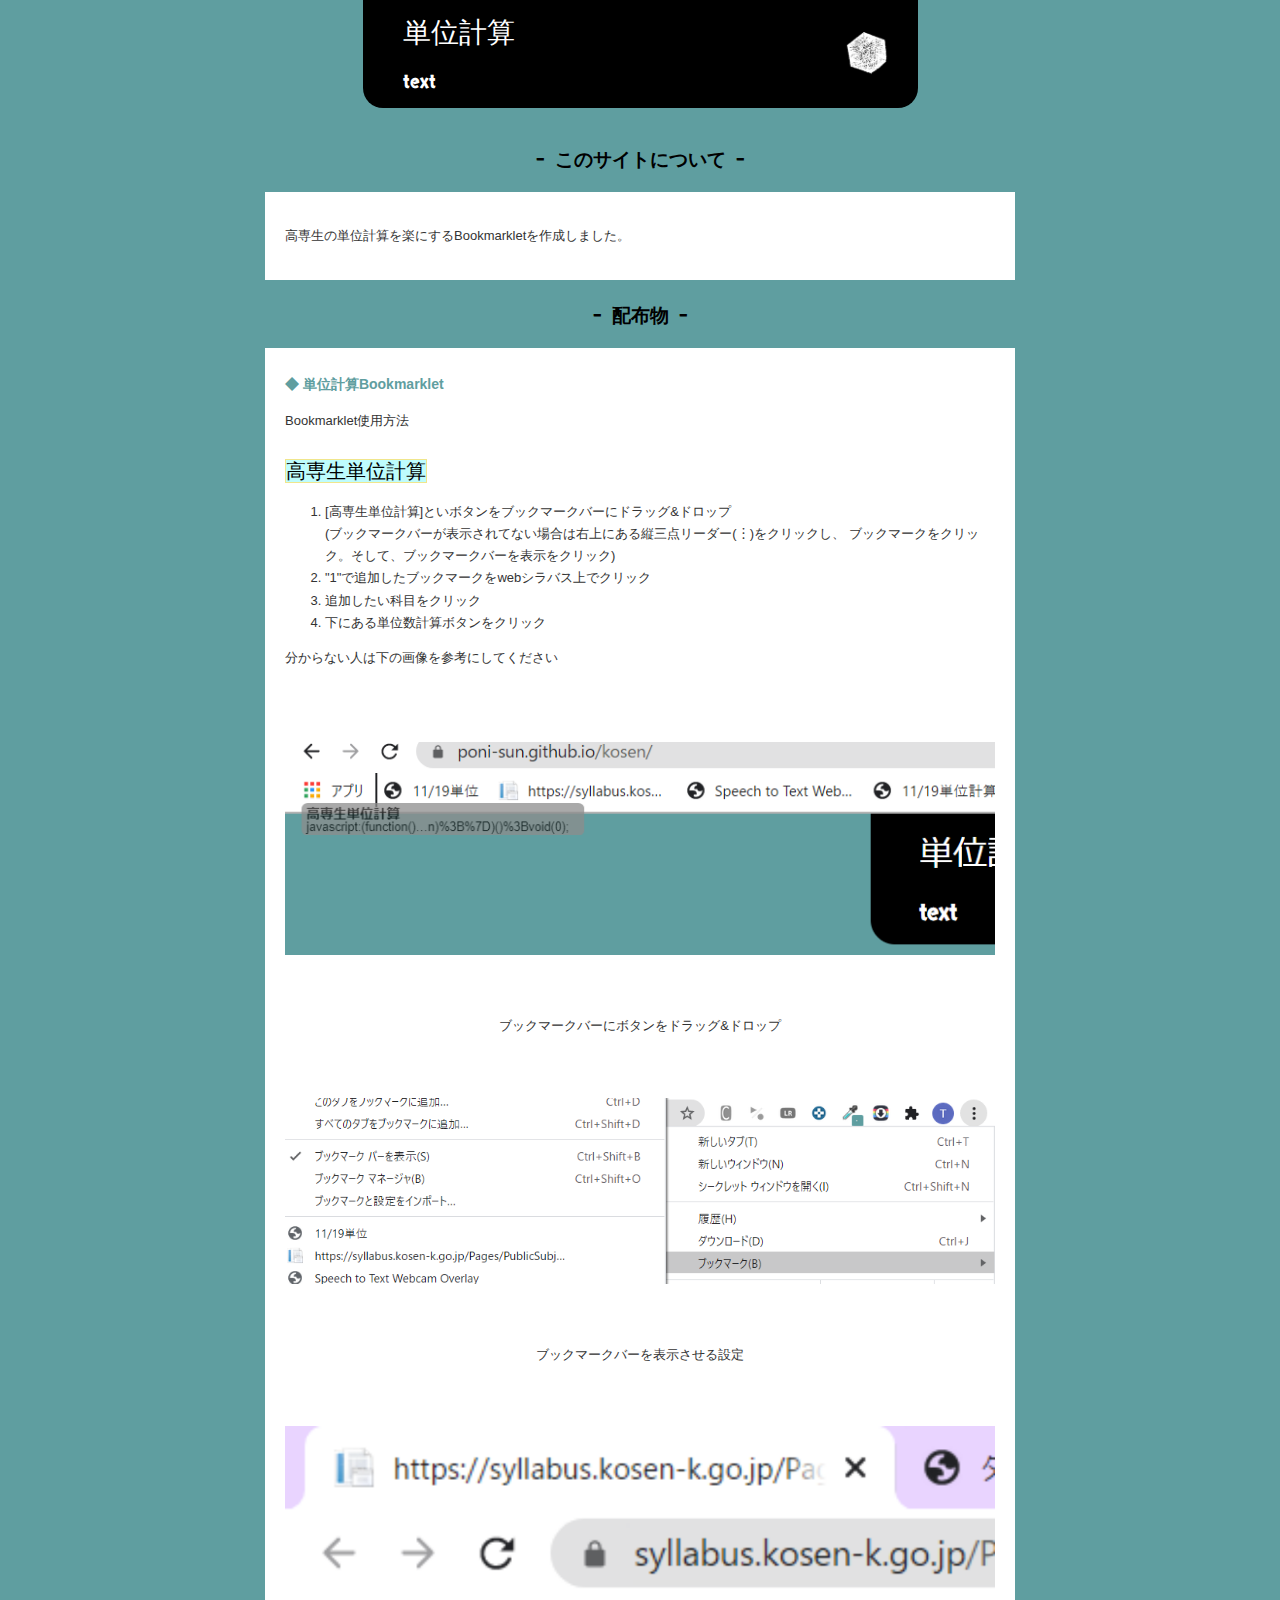
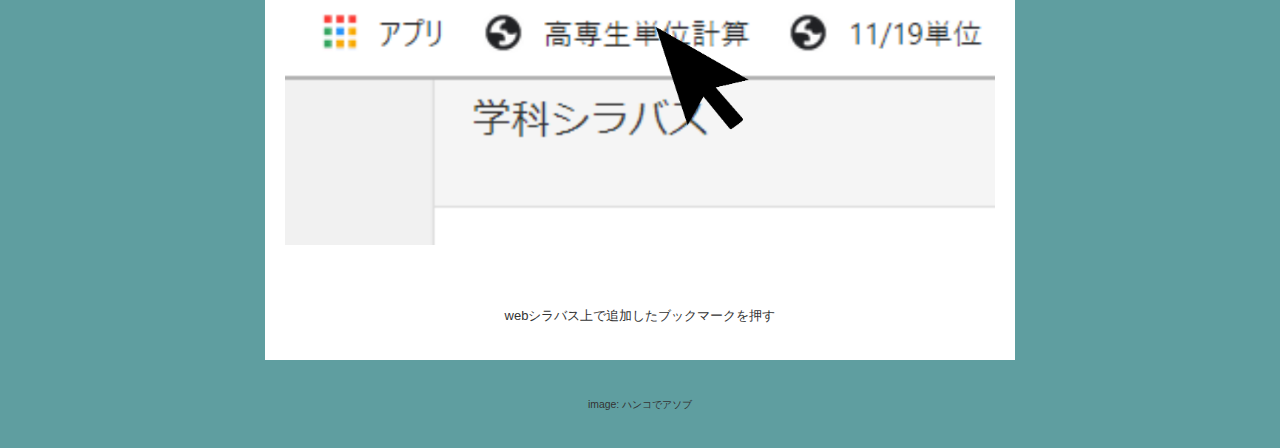
<file: index.html>
<!DOCTYPE html>
<html lang="ja">
<head>
<meta charset="UTF-8">
<meta name="viewport" content="width=device-width">
<meta name="robots" content="noindex,nofollow,noarchive">
<title>高専生単位計算配布サイト</title>
<link rel="stylesheet" href="css/bootstrap.css">
<link rel="stylesheet" href="css/style.css">
</head>
<body class="site">
<div class="container">
  <div class="row">
    <header>
    <div class="col-sm-offset-1 col-sm-10 col-md-offset-2 col-md-8 col-lg-offset-3 col-lg-6">
    <div class="header">
      <h1 class="site-title"><a href="index.html">単位計算</a></h1>
      <!--<span class="lastup">last up : 『<a href="sample-txt.html">作品名サンプル</a>』</span>
      -->
        <nav>
      <ul class="gnav">
        <li><a href="#TEXT">text</a></li>
        <!-- <li><a href="handicraft.html">Handicraft</a></li> -->
        <!--
        <li><a href="#ILLUST">illust</a></li>
        <li><a href="bkm.html">bkm</a></li>
        <li><a href="mail.html">mail</a></li>
        -->
      </ul>
      </nav>
    </div>
    </div>
    </header>
  </div>
  <div class="row">
    <main>

    <div class="col-md-offset-1 col-md-10 col-lg-offset-2 col-lg-8">
      <section>
        <h2>このサイトについて</h2>
        <div class="inner">
        <section>
          <p>高専生の単位計算を楽にするBookmarkletを作成しました。</p>
        </section>
        </div>
      </section>

      <section>
        <h2 id="TEXT">配布物</h2>
        <div class="inner">
        <section>
          <h3>単位計算Bookmarklet</h3>

          <p>Bookmarklet使用方法<br><br>
<a class="btn btn-success" href="javascript:(function()%7Blet%20subjects%3D%7B%7D%3Blet%20subjects_selected%3Dnew%20Set()%3Blet%20CLICKED_CLASS%3D%22sum-clicked%22%3Bfunction%20__is_selected(target)%7Breturn%20target.classList.contains(CLICKED_CLASS)%3B%7Dfunction%20__toggle_unit(target)%7Blet%20ty%3Dtarget.children%5B0%5D.innerText%3Blet%20id%3Dtarget.children%5B3%5D.innerText%3Bif(__is_selected(target))%7Btarget.setAttribute(%22style%22%2C%22%22)%3Btarget.classList.remove(CLICKED_CLASS)%3Bsubjects_selected.delete(id)%7Delse%7Btarget.setAttribute(%22style%22%2C%22background%3A%23b4ebfa%3B%22)%3Btarget.classList.add(CLICKED_CLASS)%3Bsubjects_selected.add(id)%7D%7Dfunction%20__select_unit(target)%7Bif(!__is_selected(target))%7B__toggle_unit(target)%3B%7D%7Dfunction%20__unselect_unit(target)%7Bif(__is_selected(target))%7B__toggle_unit(target)%3B%7D%7Dfor(let%20target%20of%20document.getElementsByTagName(%22tr%22))%7Bif(target.getAttribute(%22data-course-value%22)%3D%3D%22%22)%7Blet%20num%3DparseInt(target.children%5B5%5D.innerText)%3Bif(isNaN(num))%7Bcontinue%3B%7Dlet%20ty%3Dtarget.children%5B0%5D.innerText%3Blet%20id%3Dtarget.children%5B3%5D.innerText%3Blet%20name%3Dtarget.children%5B2%5D.innerText%3Bsubjects%5Bid%5D%3D%7Btype%3A%20ty%2Cname%3A%20name%2Cunit%3A%20num%2Celem%3A%20target%7D%3Btarget.children%5B2%5D.innerHTML%3Dname%3Btarget.onclick%3Dfunction(e)%7B__toggle_unit(target)%3B%7D%7D%7Dfunction%20__reset_selected(e)%7Bfor(let%20id%20of%20subjects_selected.values())%7B__toggle_unit(subjects%5Bid%5D.elem)%3B%7D%7Dfunction%20__show_units(e)%7Blet%20ippan%3D0%3Blet%20senmon%3D0%3Bfor(let%20id%20of%20subjects_selected.values())%7Bif(subjects%5Bid%5D.type%3D%3D%22%E5%B0%82%E9%96%80%22)%7Bsenmon%20%2B%3Dsubjects%5Bid%5D.unit%3B%7Delse%7Bippan%20%2B%3Dsubjects%5Bid%5D.unit%3B%7D%7Dalert(%22%E4%B8%80%E8%88%AC%E5%8D%98%E4%BD%8D%E6%95%B0%E3%81%AF%22%20%2B%20ippan%20%2B%20%22%5Cn%E5%B0%82%E9%96%80%E5%8D%98%E4%BD%8D%E6%95%B0%E3%81%AF%22%20%2B%20senmon%20%2B%20%22%5Cn%E5%90%88%E8%A8%88%E5%8D%98%E4%BD%8D%E6%95%B0%E3%81%AF%22%20%2B(ippan%20%2B%20senmon)%2B%20%22%E3%81%A7%E3%81%99%22)%3B%7Dlet%20span%3Ddocument.createElement(%22div%22)%3Bspan.style%3D%22position%3Afixed%3Bfont-size%3A3em%3Bleft%3A20px%3Bbottom%3A50px%3B%22%3Blet%20button1%3Ddocument.createElement(%22button%22)%3Bbutton1.textContent%3D%22%E3%83%AA%E3%82%BB%E3%83%83%E3%83%88%22%3Bbutton1.onclick%3D__reset_selected%3Bspan.appendChild(button1)%3Blet%20button2%3Ddocument.createElement(%22button%22)%3Bbutton2.textContent%3D%22%E5%8D%98%E4%BD%8D%E6%95%B0%E8%A8%88%E7%AE%97%22%3Bbutton2.onclick%3D__show_units%3Bspan.appendChild(button2)%3Bdocument.body.appendChild(span)%3B%7D)()%3Bvoid(0);">高専生単位計算</a>
           <p>

             <ul>
               <li type="1">[高専生単位計算]といボタンをブックマークバーにドラッグ&ドロップ<br>
                (ブックマークバーが表示されてない場合は右上にある縦三点リーダー(︙)をクリックし、
                ブックマークをクリック。そして、ブックマークバーを表示をクリック)</li>
               <li type="1">"1"で追加したブックマークをwebシラバス上でクリック</li>
               <li type="1">追加したい科目をクリック</li>
               <li type="1">下にある単位数計算ボタンをクリック</li>
             </ul>
           </p> 

          </p>
          <p>
            <!--ここに操作gifが入る予定です-->
            分からない人は下の画像を参考にしてください
            <div class="img">
            <img src="./img/setumei1.png" alt="450x450"><br>
            ブックマークバーにボタンをドラッグ&ドロップ
            <img src="./img/setumei2.png" alt="450x450"><br>
            ブックマークバーを表示させる設定
            <img src="./img/setumei3.png" alt="450x450"><br>
            webシラバス上で追加したブックマークを押す
            </div>
          </p>
        </section>
        </div>
      </section>

    </div>
    </main>
  </div><!-- /.row -->
  <div class="row">
    <div class="col-xs-12">
      <p class="copy"><small>image: <a href="http://hankodeasobu.com/">ハンコでアソブ</a></small></p>
    </div>
  </div><!-- /.row -->
</div><!-- /.container -->
</body>
</html>
</file>
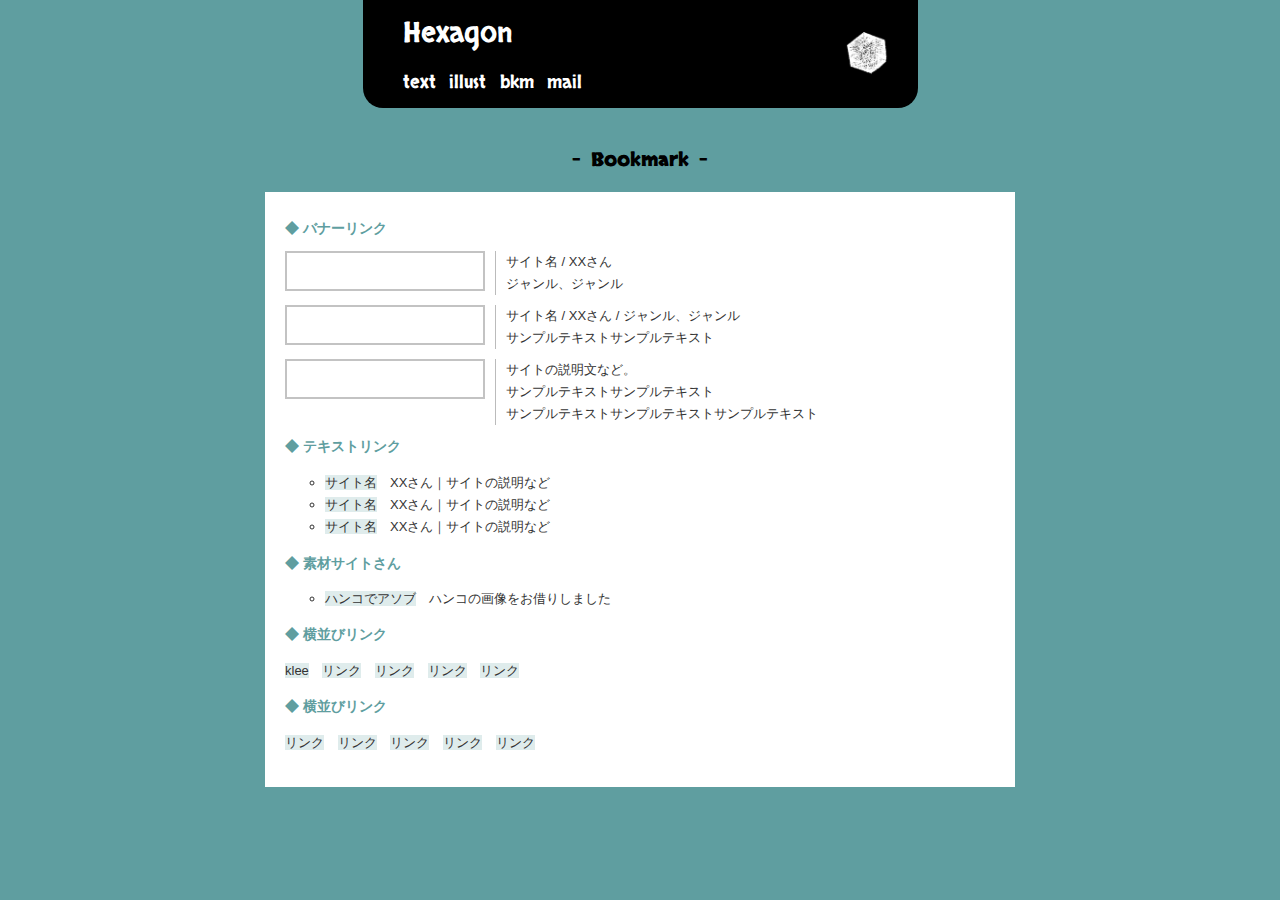
<file: bkm.html>
<!DOCTYPE html>
<html lang="ja">
<head>
<meta charset="UTF-8">
<meta name="viewport" content="width=device-width">
<meta name="robots" content="noindex,nofollow,noarchive">
<title>タイトル</title>
<link rel="stylesheet" href="css/bootstrap.css">
<link rel="stylesheet" href="css/style.css">
</head>
<body class="site">
<div class="container">
  <div class="row">
    <header>
    <div class="col-sm-offset-1 col-sm-10 col-md-offset-2 col-md-8 col-lg-offset-3 col-lg-6">
    <div class="header">
      <h1 class="site-title"><a href="index.html">Hexagon</a></h1>
      <nav>
      <ul class="gnav">
        <li><a href="index.html#TEXT">text</a></li>
        <li><a href="index.html#ILLUST">illust</a></li>
        <li><a href="bkm.html">bkm</a></li>
        <li><a href="mail.html">mail</a></li>
      </ul>
      </nav>
    </div>
    </div>
    </header>
  </div>
  <div class="row">
    <main>
    <div class="col-md-offset-1 col-md-10 col-lg-offset-2 col-lg-8">
      <section>
        <h2>Bookmark</h2>
        <div class="inner">
        <section>
          <h3>バナーリンク</h3>
          <dl class="link-bn">
            <dt><a href="index.html"><img src="img/bn.png" alt="サイト名"></a></dt>
            <dd>サイト名 / XXさん<br>ジャンル、ジャンル</dd>
          </dl>
          <dl class="link-bn">
            <dt><a href="index.html"><img src="img/bn.png" alt="サイト名"></a></dt>
            <dd>サイト名 / XXさん / ジャンル、ジャンル<br>サンプルテキストサンプルテキスト</dd>
          </dl>
          <dl class="link-bn">
            <dt><a href="index.html"><img src="img/bn.png" alt="サイト名"></a></dt>
            <dd>サイトの説明文など。<br>サンプルテキストサンプルテキスト<br>サンプルテキストサンプルテキストサンプルテキスト</dd>
          </dl>
        </section>
        <section>
          <h3>テキストリンク</h3>
          <ul class="link-text">
            <li><a href="index.html">サイト名</a>XXさん｜サイトの説明など</li>
            <li><a href="index.html">サイト名</a>XXさん｜サイトの説明など</li>
            <li><a href="index.html">サイト名</a>XXさん｜サイトの説明など</li>
          </ul>
        </section>
        <section>
          <h3>素材サイトさん</h3>
          <ul class="link-text">
            <li><a href="http://hankodeasobu.com/">ハンコでアソブ</a>ハンコの画像をお借りしました</li>
          </ul>
        </section>
        <section>
          <h3>横並びリンク</h3>
          <ul class="link-inline">
            <li><a href="https://klee.mypace.net/">klee</a></li>
            <li><a href="sample.html">リンク</a></li>
            <li><a href="sample.html">リンク</a></li>
            <li><a href="sample.html">リンク</a></li>
            <li><a href="sample.html">リンク</a></li>
          </ul>
        </section>
        <section>
          <h3>横並びリンク</h3>
          <ul class="link-inline">
            <li><a href="sample.html">リンク</a></li>
            <li><a href="sample.html">リンク</a></li>
            <li><a href="sample.html">リンク</a></li>
            <li><a href="sample.html">リンク</a></li>
            <li><a href="sample.html">リンク</a></li>
          </ul>
        </section>
        </div>
      </section>
    </div>
    </main>
  </div><!-- /.row -->
</div><!-- /.container -->
</body>
</html>
</file>
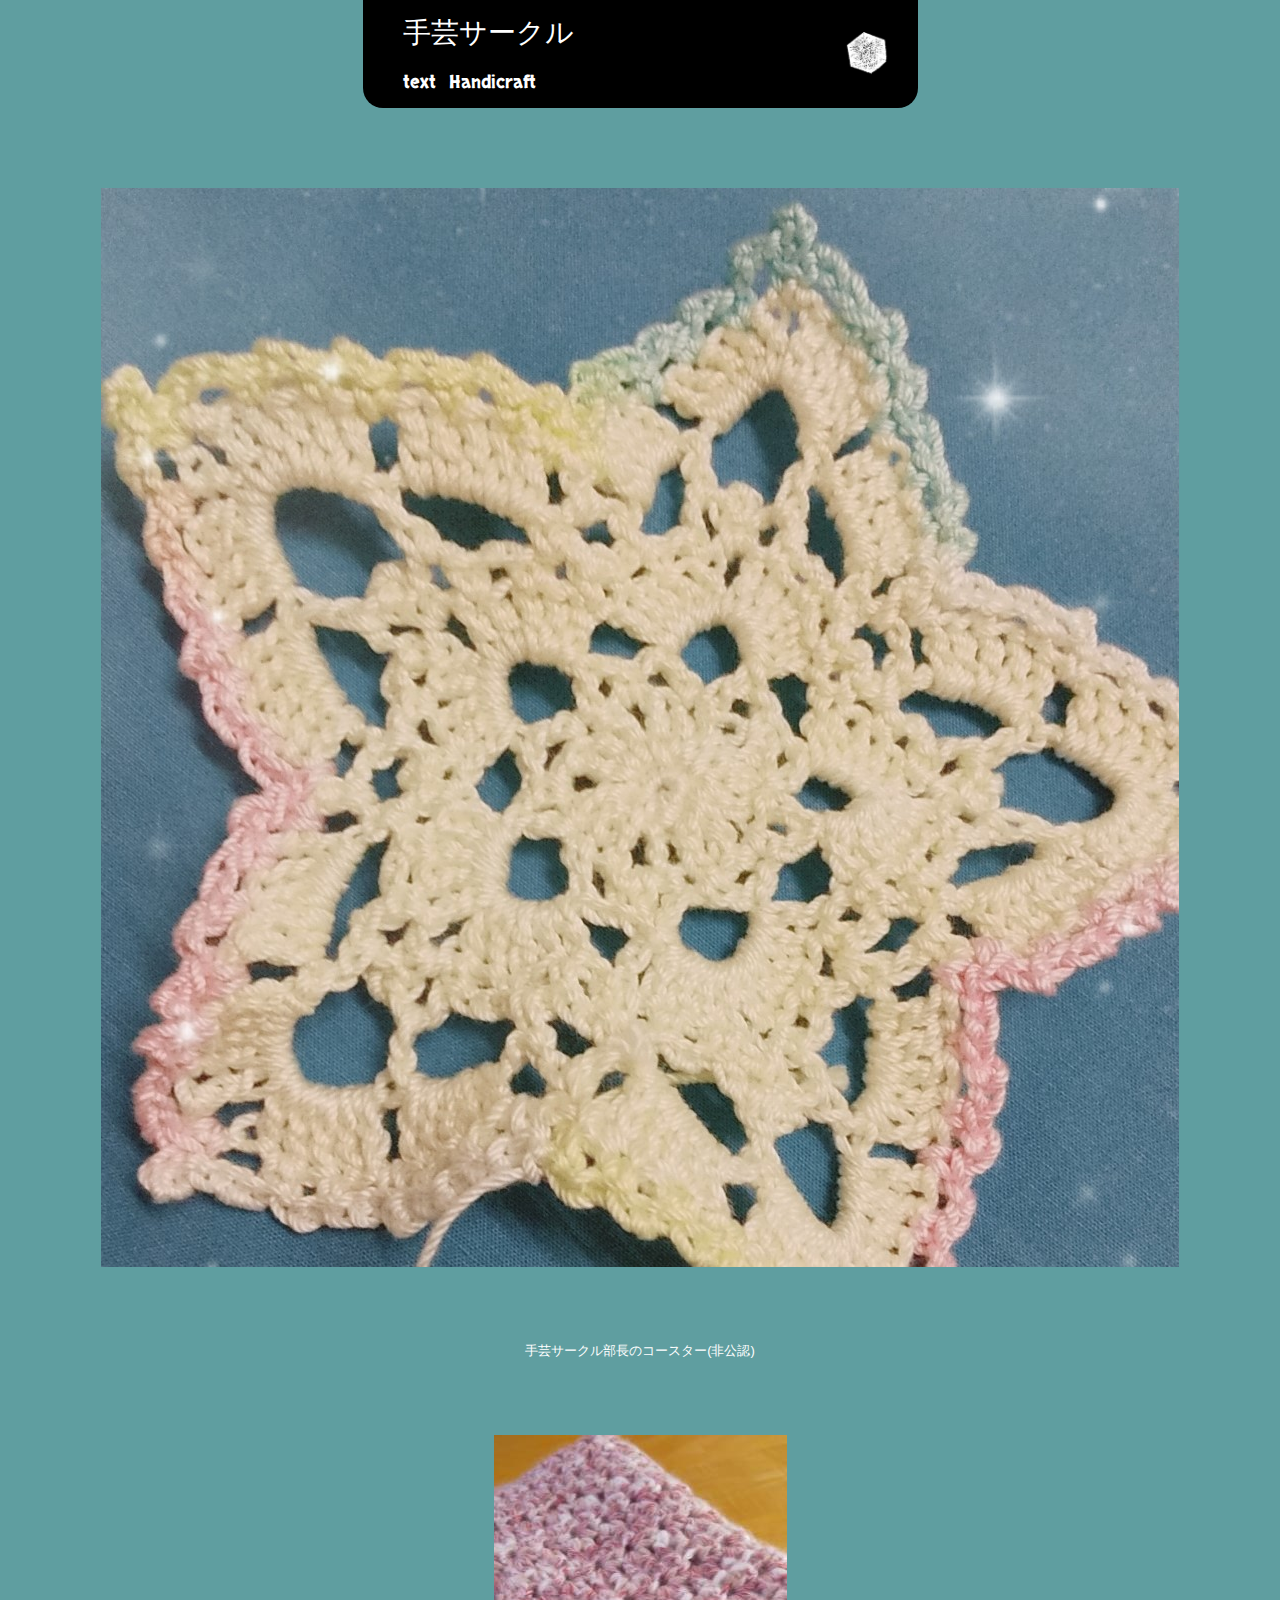
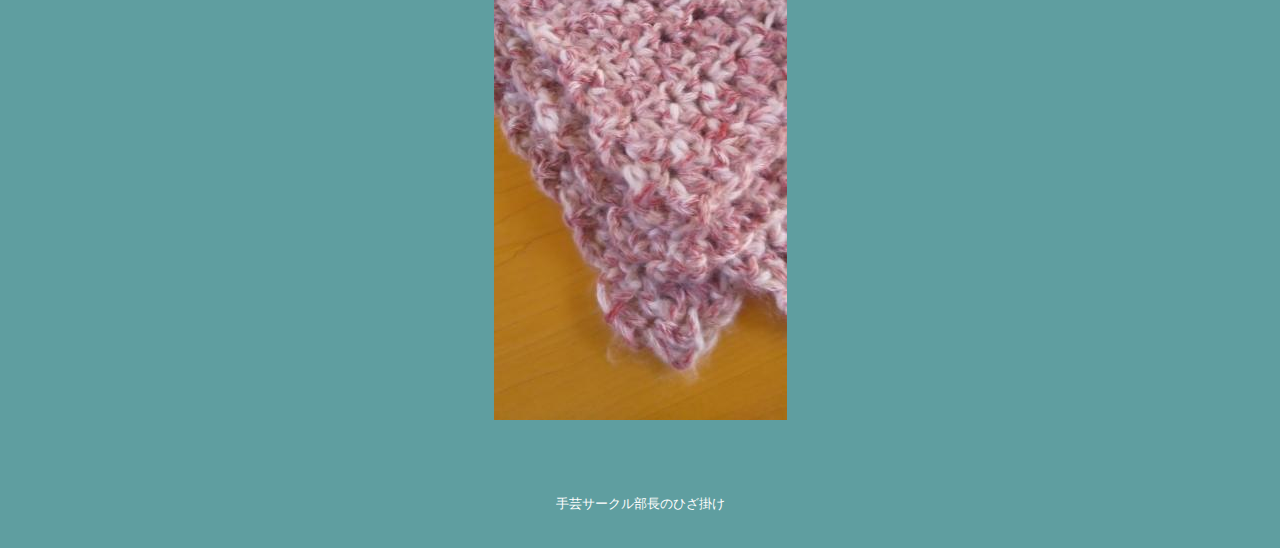
<file: handicraft.html>
<!DOCTYPE html>
<html lang="ja">
<head>
<meta charset="UTF-8">
<meta name="viewport" content="width=device-width">
<meta name="robots" content="noindex,nofollow,noarchive">
<title>手芸サークル</title>
<link rel="stylesheet" href="css/bootstrap.css">
<link rel="stylesheet" href="css/style.css">
</head>

<body class="site">
<div class="container">
  <div class="row">
    <header>
    <div class="col-sm-offset-1 col-sm-10 col-md-offset-2 col-md-8 col-lg-offset-3 col-lg-6">
    <div class="header">
      <h1 class="site-title"><a href="index.html">手芸サークル</a></h1>
      <nav>
      <ul class="gnav">
        <li><a href="index.html#TEXT">text</a></li>
        <li><a href="handicraft.html">Handicraft</a></li>
        <!---
        <li><a href="bkm.html">bkm</a></li>
        <li><a href="mail.html">mail</a></li>
        -->
      </ul>
      </nav>
    </div>
    </div>
    </header>
  </div>
      <main>
      <div class="img">
        <img src="img/coaster.jpg" alt="450x450"><br>
        <p class="font_white">手芸サークル部長のコースター(非公認)</p>
        <img src="img/Kneeling.jpeg" alt="600x800"><br>
        <p class="font_white">手芸サークル部長のひざ掛け</p>
        <!---
        <img src="img/img-724x1024.png" alt="724x1024"><br>
        <img src="img/img-700x450.png" alt="700x450"><br>
        <img src="img/img-1000x750.png" alt="1000x750">
        -->
      </div>
      </main>
   <!--
      <footer>
    <nav>
    <ul class="local-nav">
      <li>&#8810;  prev</li><li><a href="index.html">top</a></li><li><a href="sample-txt.html">next &#8811;</a></li>
    </ul>
    </nav>
    <hr>
    <aside>
    <h2>作品ページに使えそうな部品</h2>
    <h3>拍手ボタン</h3>
    <form action="#" method="post">
      <input type="submit" value="いいね！" class="btn">
    </form>
    <h3>選択式</h3>
    <form action="#" method="post" class="kansou">
      <label><input type="checkbox" name="作品名[]" value="萌えた！">萌えた！</label>
      <label><input type="checkbox" name="作品名[]" value="面白かった(笑)">面白かった(笑)</label>
      <label><input type="checkbox" name="作品名[]" value="需要あるよ！">需要あるよ！</label>
      <label><input type="checkbox" name="作品名[]" value="続きが気になる…">続きが気になる…</label>
      <input type="submit" value="応援！" class="btn-inline">
    </form>
    <h3>小さいメールフォーム（mail.htmlと同じもの）</h3>
    <form action="#" method="post">
      <textarea cols="40" rows="1" placeholder="一言あればお気軽に！" class="comment"></textarea>
      <input type="submit" value="送信" class="btn-color">
    </form>
    <h3>合わせ技</h3>
    <form action="#" method="post" class="kansou">
      <label><input type="checkbox" name="作品名[]" value="萌えた！">萌えた！</label>
      <label><input type="checkbox" name="作品名[]" value="面白かった(笑)">面白かった(笑)</label>
      <label><input type="checkbox" name="作品名[]" value="需要あるよ！">需要あるよ！</label>
      <label><input type="checkbox" name="作品名[]" value="続きが気になる…">続きが気になる…</label><br>
      <textarea cols="40" rows="1" placeholder="チェックボックスだけでも送れます" class="comment"></textarea>
      <input type="submit" value="送信" class="btn-color">
    </form>
    <hr>
    <h2>各種フォーム部品について</h2>
    <ul>
      <li>送信ボタンのclass名を<code>btn-color</code>とすれば背景色が付きます。</li>
      <li>チェックボックスのフォーム部品は<a href="https://www.php-factory.net/">PHP工房</a>さんのMailForm01（UTF-8版）に合わせた記述になっています。【作品名】萌えた！という風に受信でき便利です。web拍手公式やPatiPatiで使うとおそらく文字化けするので（このHTML文書がUTF-8のため）、HTMLの文字コードをShift_JISに変換するといいかもしれません。</li>
      <li>一番上の拍手ボタンは単なるボタンなので、単品使いであれば文字化けの心配はありません。</li>
    </ul>
    </aside>
    </footer>
  -->
    </div>
  </div><!-- /.row -->
</div><!-- /.container -->
</body>
</html>
</file>
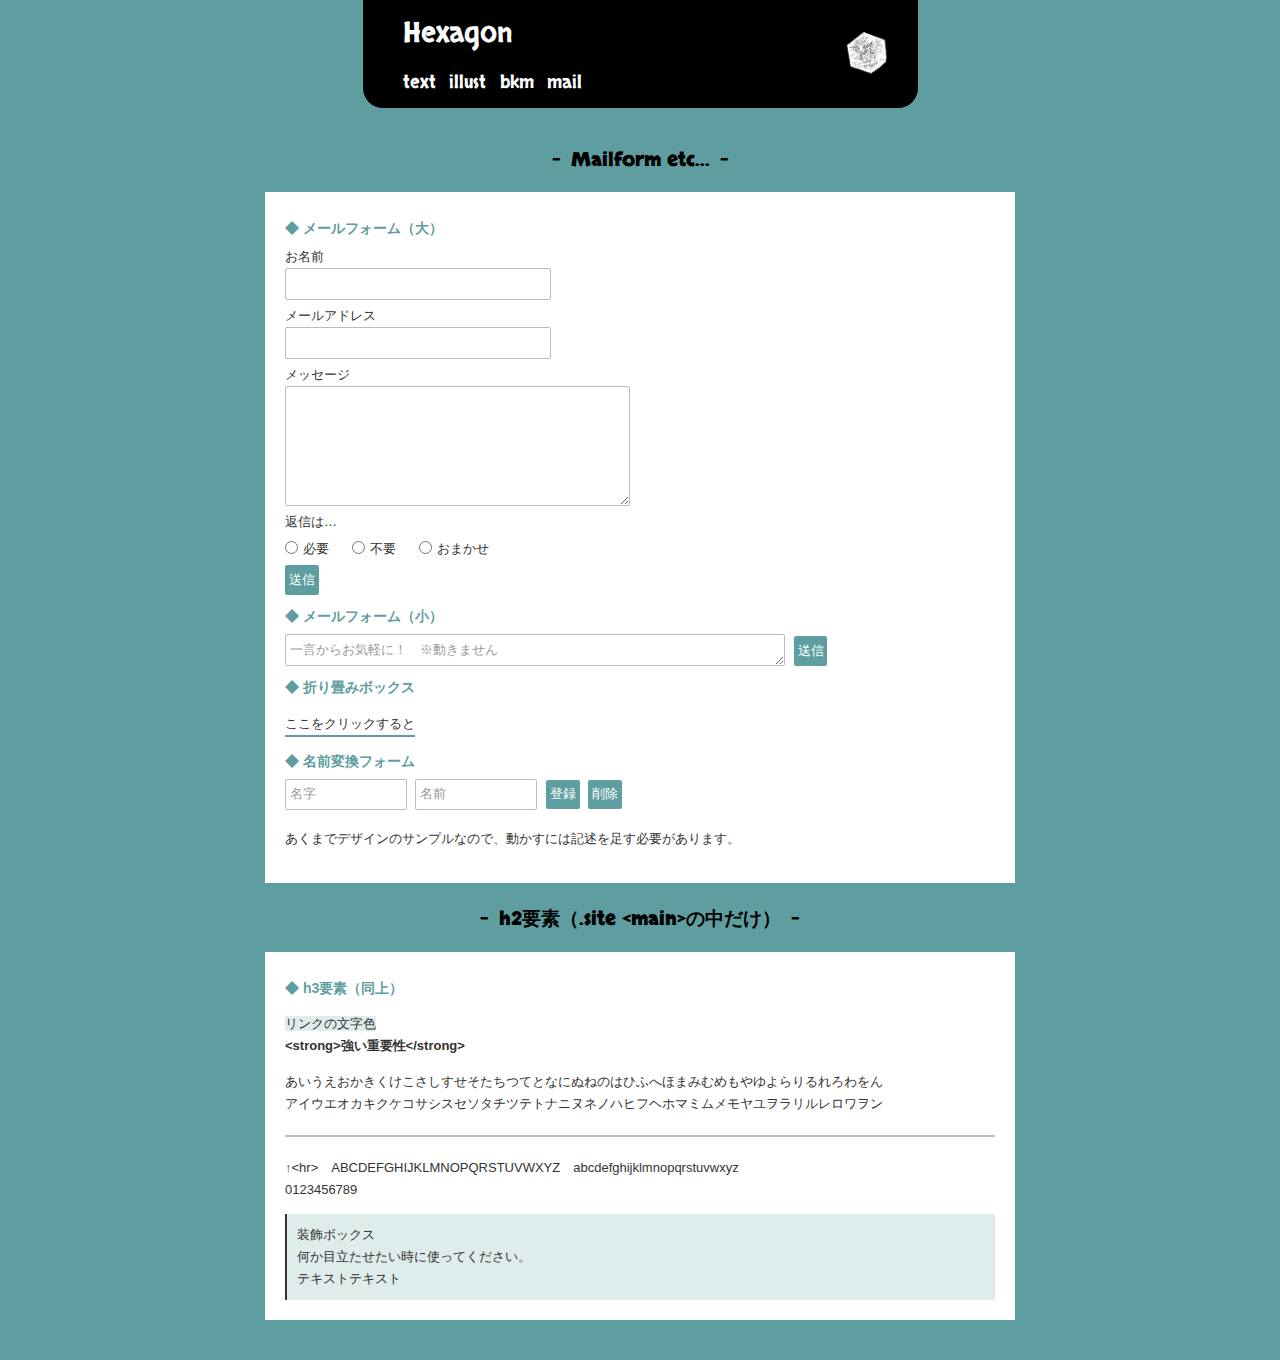
<file: mail.html>
<!DOCTYPE html>
<html lang="ja">
<head>
<meta charset="UTF-8">
<meta name="viewport" content="width=device-width">
<meta name="robots" content="noindex,nofollow,noarchive">
<title>タイトル</title>
<link rel="stylesheet" href="css/bootstrap.css">
<link rel="stylesheet" href="css/style.css">
</head>
<body class="site">
<div class="container">
  <div class="row">
    <header>
    <div class="col-sm-offset-1 col-sm-10 col-md-offset-2 col-md-8 col-lg-offset-3 col-lg-6">
    <div class="header">
      <h1 class="site-title"><a href="index.html">Hexagon</a></h1>
      <nav>
      <ul class="gnav">
        <li><a href="index.html#TEXT">text</a></li>
        <li><a href="index.html#ILLUST">illust</a></li>
        <li><a href="bkm.html">bkm</a></li>
        <li><a href="mail.html">mail</a></li>
      </ul>
      </nav>
    </div>
    </div>
    </header>
  </div>
  <div class="row">
    <main>
    <div class="col-md-offset-1 col-md-10 col-lg-offset-2 col-lg-8">
      <section>
        <h2>Mailform etc...</h2>
        <div class="inner">
        <section>
          <h3>メールフォーム（大）</h3>
          <form action="#" method="post">
            <label>お名前<br>
            <input type="text" size="30" id="name"></label><br>
            <label>メールアドレス<br>
            <input type="text" size="30" id="mail"></label><br>
            <label>メッセージ<br>
            <textarea cols="40" rows="5"></textarea></label><br>
            <span>返信は…</span>
            <ul class="hensin">
              <li><label><input type="radio" name="返信" value="必要">必要</label></li>
              <li><label><input type="radio" name="返信" value="不要">不要</label></li>
              <li><label><input type="radio" name="返信" value="おまかせ">おまかせ</label></li>
            </ul>
            <input type="submit" value="送信" class="btn-color">
          </form>
        </section>
        <section>
          <h3>メールフォーム（小）</h3>
          <form action="#" method="post">
            <textarea cols="40" rows="1" placeholder="一言からお気軽に！　※動きません" class="comment"></textarea>
            <input type="submit" value="送信" class="btn-color bottom">
          </form>
        </section>
        <section>
          <h3>折り畳みボックス</h3>
          <dl class="acMenu">
          <dt>ここをクリックすると</dt>
          <dd>表示されます。コメントのお返事や控えめな注意書きなどにいいかも。<br>これはjQueryと定義リストを使用しています。折り畳みは色々な方法で実装できるので、検索するとお好みのものが見つかるかもしれません。</dd>
          </dl>
        </section>
        <section>
          <h3>名前変換フォーム</h3>
          <form method="post" action="#">
          <input type="text" size="12" placeholder="名字">
          <input type="text" size="12" placeholder="名前">
          <input type="submit" value="登録" class="btn-color">
          <input type="submit" value="削除" class="btn-color">
          </form>
          <p>あくまでデザインのサンプルなので、動かすには記述を足す必要があります。</p>
        </section>
        </div>
      </section>
      <section>
        <h2>h2要素（.site &lt;main&gt;の中だけ）</h2>
        <div class="inner">
        <h3>h3要素（同上）</h3>
        <p>
          <a href="index.html">リンクの文字色</a><br>
          <strong>&lt;strong&gt;強い重要性&lt;/strong&gt;</strong>
        </p>
        <p>
          あいうえおかきくけこさしすせそたちつてとなにぬねのはひふへほまみむめもやゆよらりるれろわをん<br>アイウエオカキクケコサシスセソタチツテトナニヌネノハヒフヘホマミムメモヤユヲラリルレロワヲン
        </p>
        <hr>
        <p>
          ↑&lt;hr&gt;　ABCDEFGHIJKLMNOPQRSTUVWXYZ　abcdefghijklmnopqrstuvwxyz<br>0123456789
        </p>
        <div class="box">
        装飾ボックス<br>
        何か目立たせたい時に使ってください。<br>
        テキストテキスト
        </div>
        </div>
      </section>
    </div>
    </main>
  </div><!-- /.row -->
</div><!-- /.container -->
<!-- 折り畳みボックスを使う場合は以下の記述が必要です。 -->
<script src="https://ajax.googleapis.com/ajax/libs/jquery/3.2.1/jquery.min.js"></script>
<script>
    $(function(){
        $(".acMenu dt").on("click", function() {
            $(this).next().slideToggle(300);
        });
    });
</script>
<!-- 折り畳みボックスに必要なスクリプトここまで -->
</body>
</html>
</file>
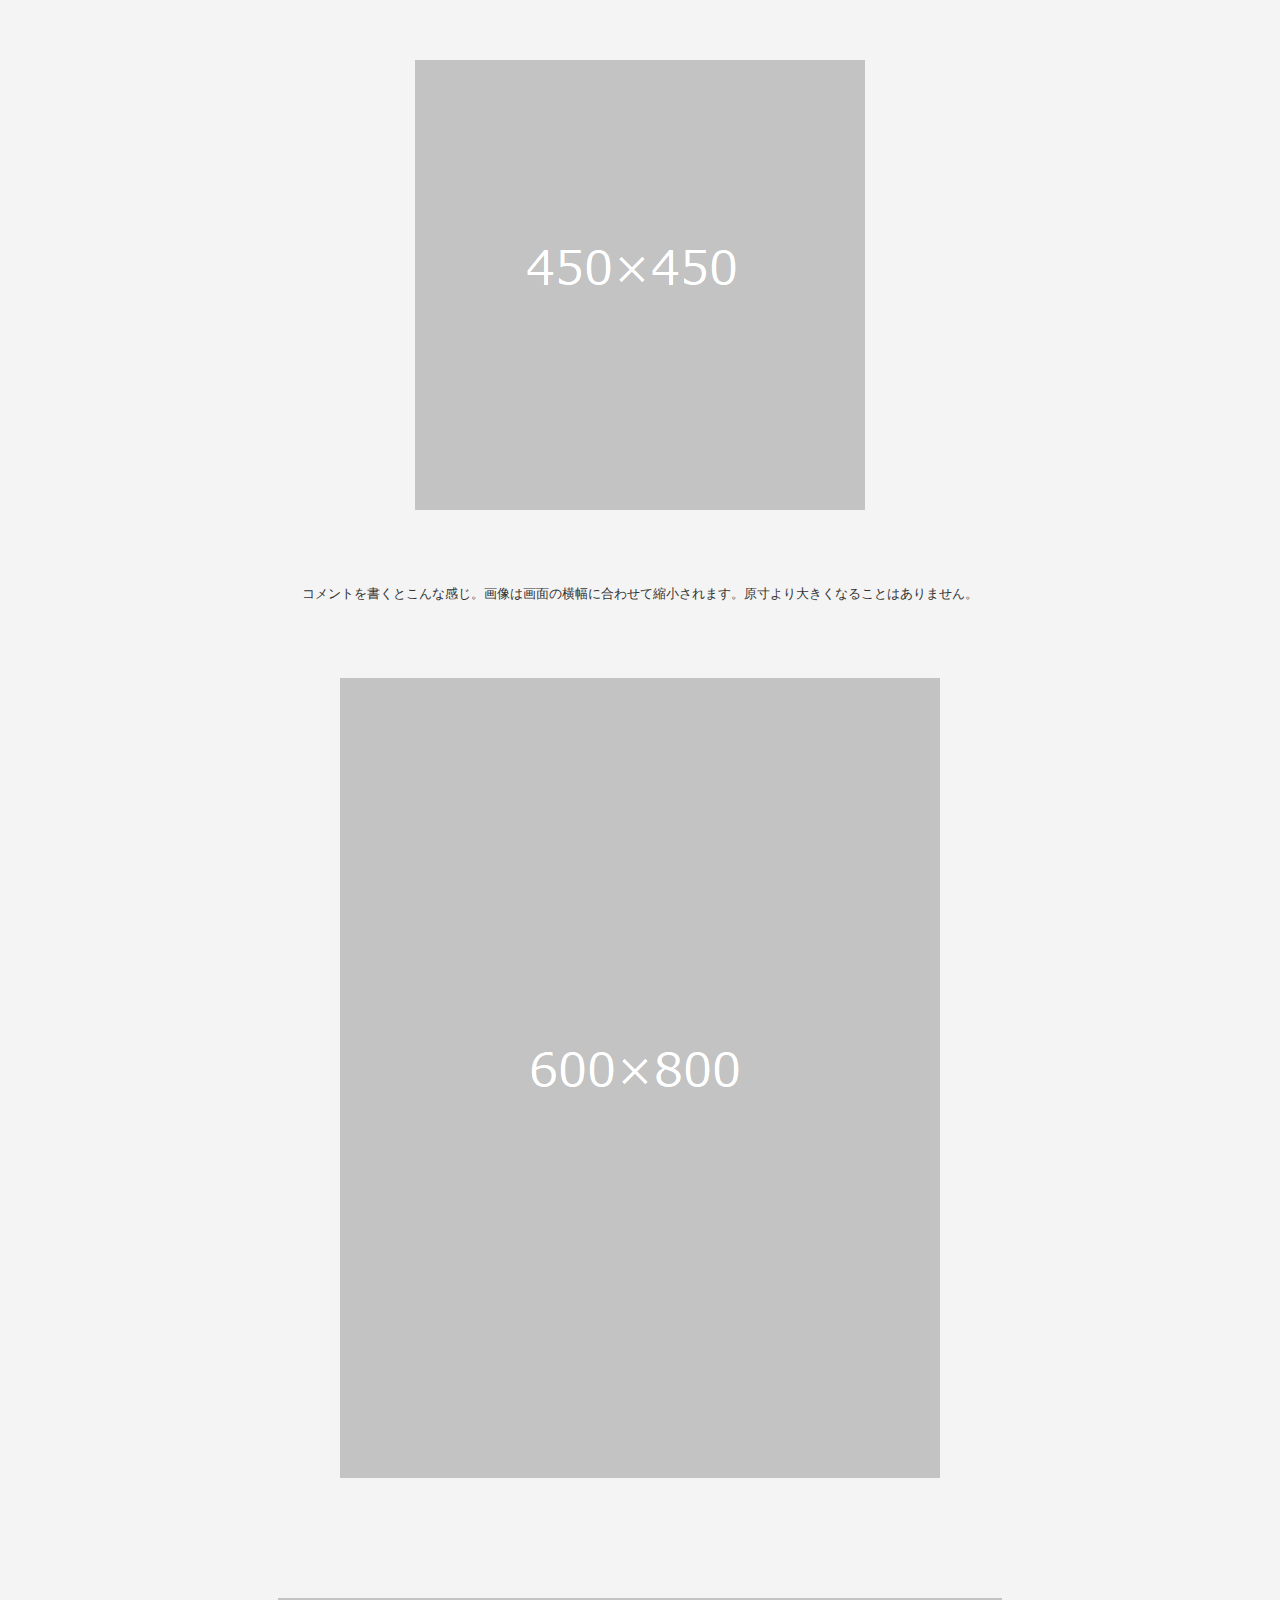
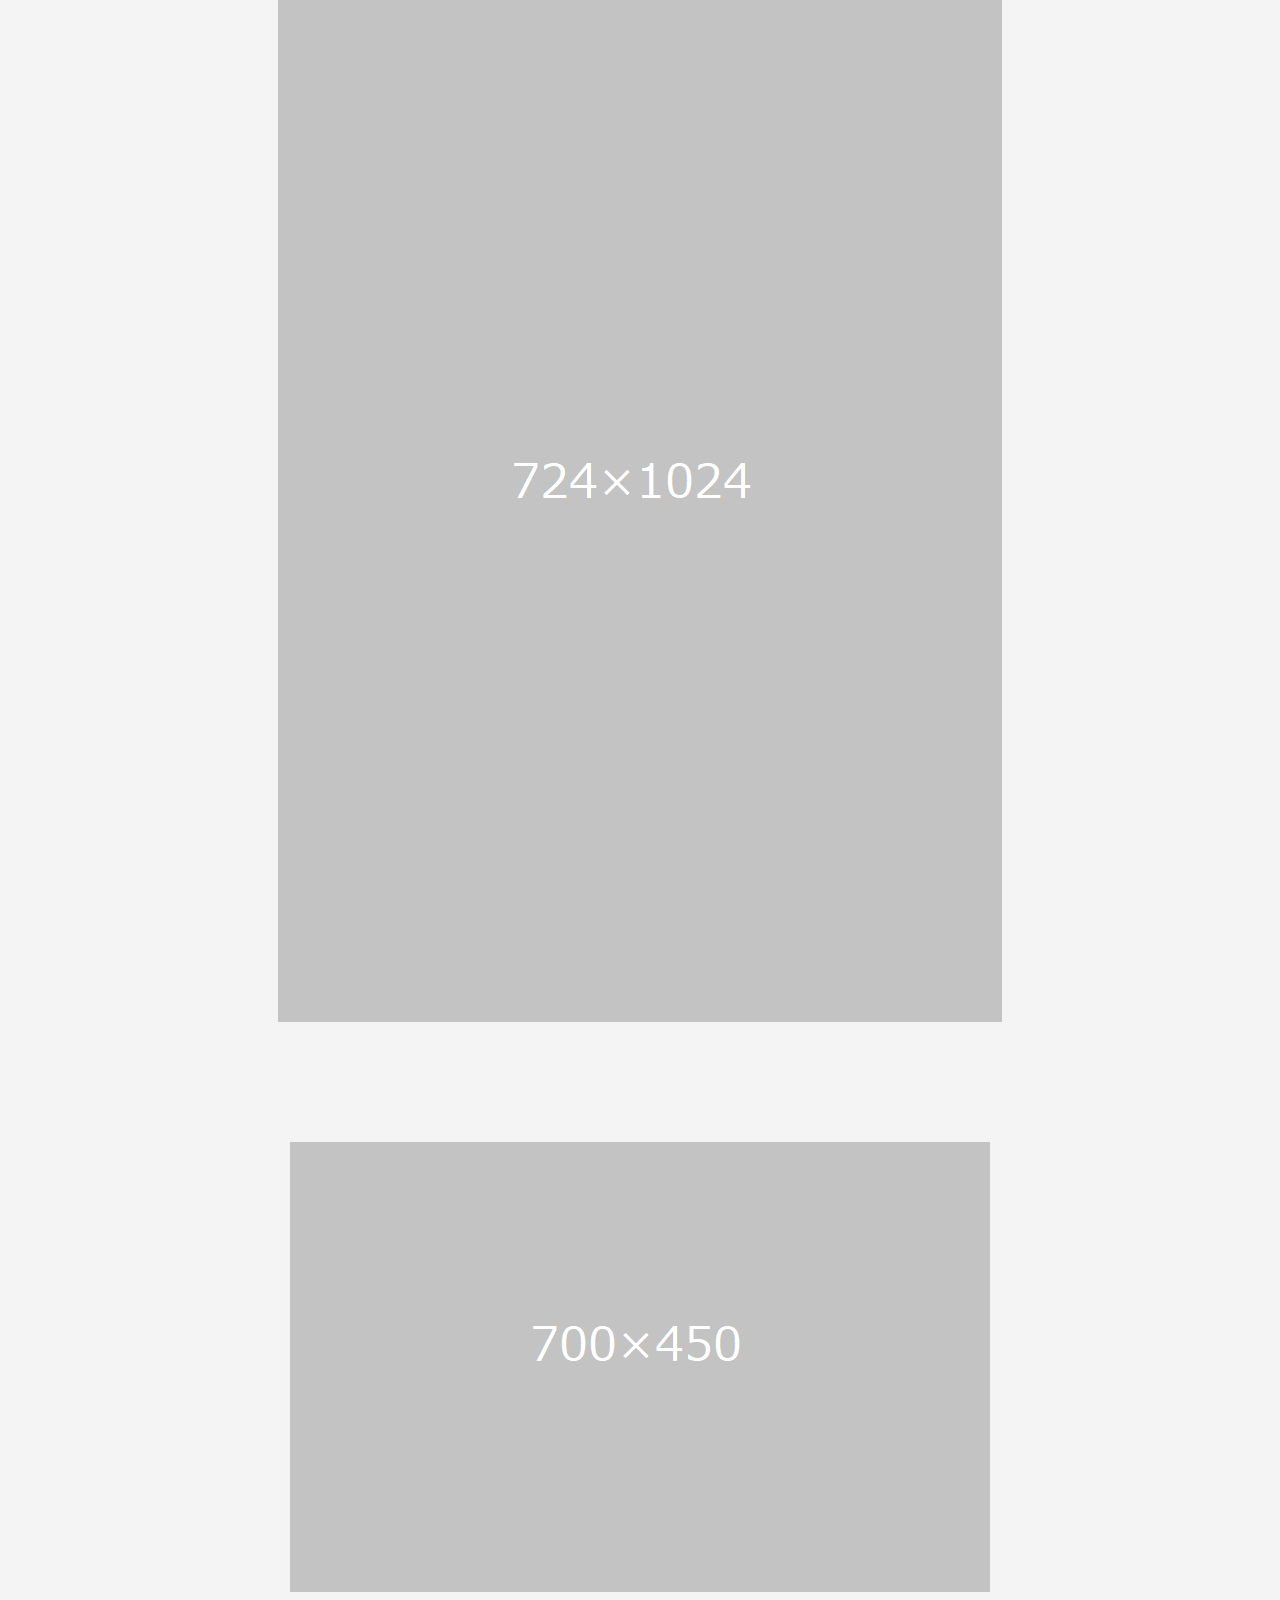
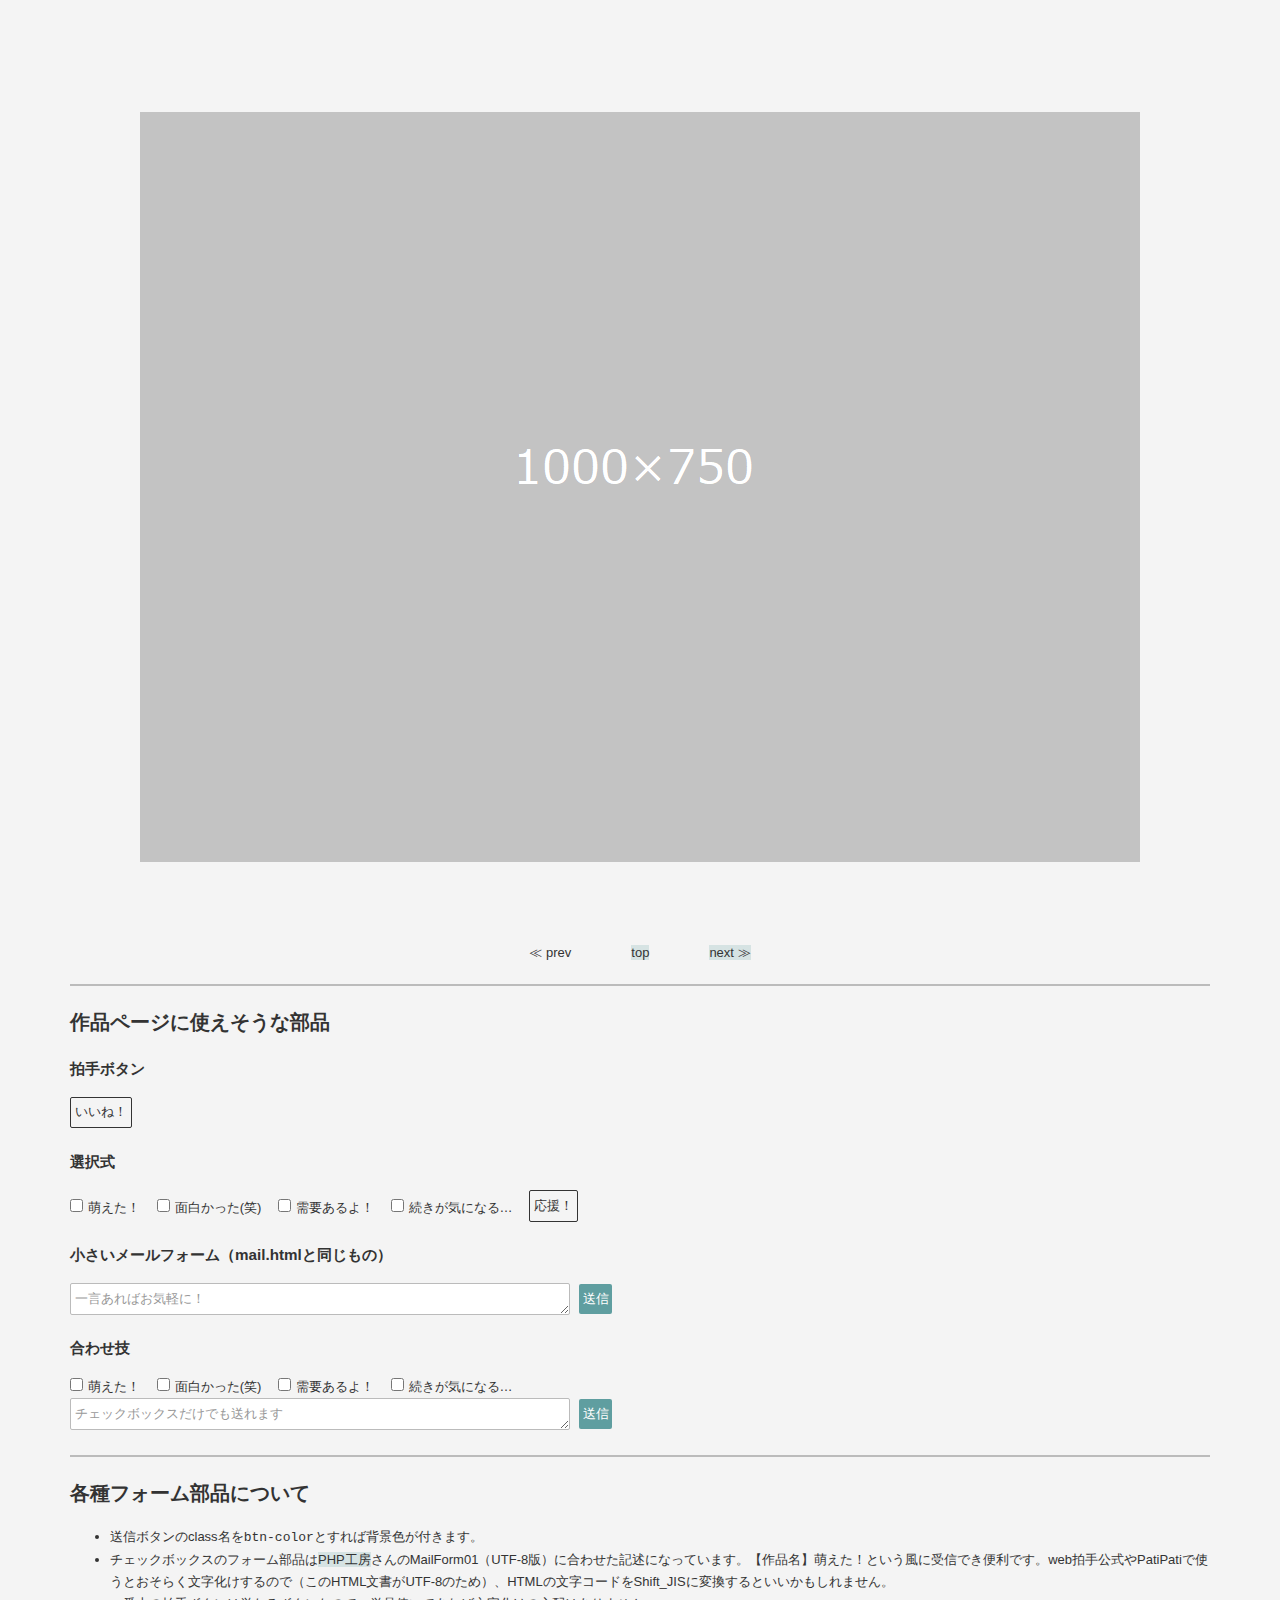
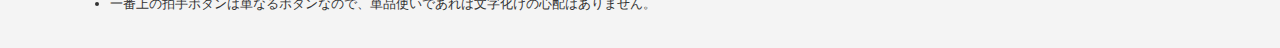
<file: sample-img.html>
<!DOCTYPE html>
<html lang="ja">
<head>
<meta charset="UTF-8">
<meta name="viewport" content="width=device-width">
<meta name="robots" content="noindex,nofollow,noarchive">
<title>タイトル</title>
<link rel="stylesheet" href="css/bootstrap.css">
<link rel="stylesheet" href="css/style.css">
</head>
<body class="work">
<div class="container">
  <div class="row">
    <div class="col-xs-12">
      <main>
      <div class="img">
        <img src="img/img-450x450.png" alt="450x450"><br>
        <p>コメントを書くとこんな感じ。画像は画面の横幅に合わせて縮小されます。原寸より大きくなることはありません。</p>
        <img src="img/img-600x800.png" alt="600x800"><br>
        <img src="img/img-724x1024.png" alt="724x1024"><br>
        <img src="img/img-700x450.png" alt="700x450"><br>
        <img src="img/img-1000x750.png" alt="1000x750">
      </div>
      </main>
    <footer>
    <nav>
    <ul class="local-nav">
      <li>&#8810;  prev</li><li><a href="index.html">top</a></li><li><a href="sample-txt.html">next &#8811;</a></li>
    </ul>
    </nav>
    <hr>
    <aside>
    <h2>作品ページに使えそうな部品</h2>
    <h3>拍手ボタン</h3>
    <form action="#" method="post">
      <input type="submit" value="いいね！" class="btn">
    </form>
    <h3>選択式</h3>
    <form action="#" method="post" class="kansou">
      <label><input type="checkbox" name="作品名[]" value="萌えた！">萌えた！</label>
      <label><input type="checkbox" name="作品名[]" value="面白かった(笑)">面白かった(笑)</label>
      <label><input type="checkbox" name="作品名[]" value="需要あるよ！">需要あるよ！</label>
      <label><input type="checkbox" name="作品名[]" value="続きが気になる…">続きが気になる…</label>
      <input type="submit" value="応援！" class="btn-inline">
    </form>
    <h3>小さいメールフォーム（mail.htmlと同じもの）</h3>
    <form action="#" method="post">
      <textarea cols="40" rows="1" placeholder="一言あればお気軽に！" class="comment"></textarea>
      <input type="submit" value="送信" class="btn-color">
    </form>
    <h3>合わせ技</h3>
    <form action="#" method="post" class="kansou">
      <label><input type="checkbox" name="作品名[]" value="萌えた！">萌えた！</label>
      <label><input type="checkbox" name="作品名[]" value="面白かった(笑)">面白かった(笑)</label>
      <label><input type="checkbox" name="作品名[]" value="需要あるよ！">需要あるよ！</label>
      <label><input type="checkbox" name="作品名[]" value="続きが気になる…">続きが気になる…</label><br>
      <textarea cols="40" rows="1" placeholder="チェックボックスだけでも送れます" class="comment"></textarea>
      <input type="submit" value="送信" class="btn-color">
    </form>
    <hr>
    <h2>各種フォーム部品について</h2>
    <ul>
      <li>送信ボタンのclass名を<code>btn-color</code>とすれば背景色が付きます。</li>
      <li>チェックボックスのフォーム部品は<a href="https://www.php-factory.net/">PHP工房</a>さんのMailForm01（UTF-8版）に合わせた記述になっています。【作品名】萌えた！という風に受信でき便利です。web拍手公式やPatiPatiで使うとおそらく文字化けするので（このHTML文書がUTF-8のため）、HTMLの文字コードをShift_JISに変換するといいかもしれません。</li>
      <li>一番上の拍手ボタンは単なるボタンなので、単品使いであれば文字化けの心配はありません。</li>
    </ul>
    </aside>
    </footer>
    </div>
  </div><!-- /.row -->
</div><!-- /.container -->
</body>
</html>
</file>
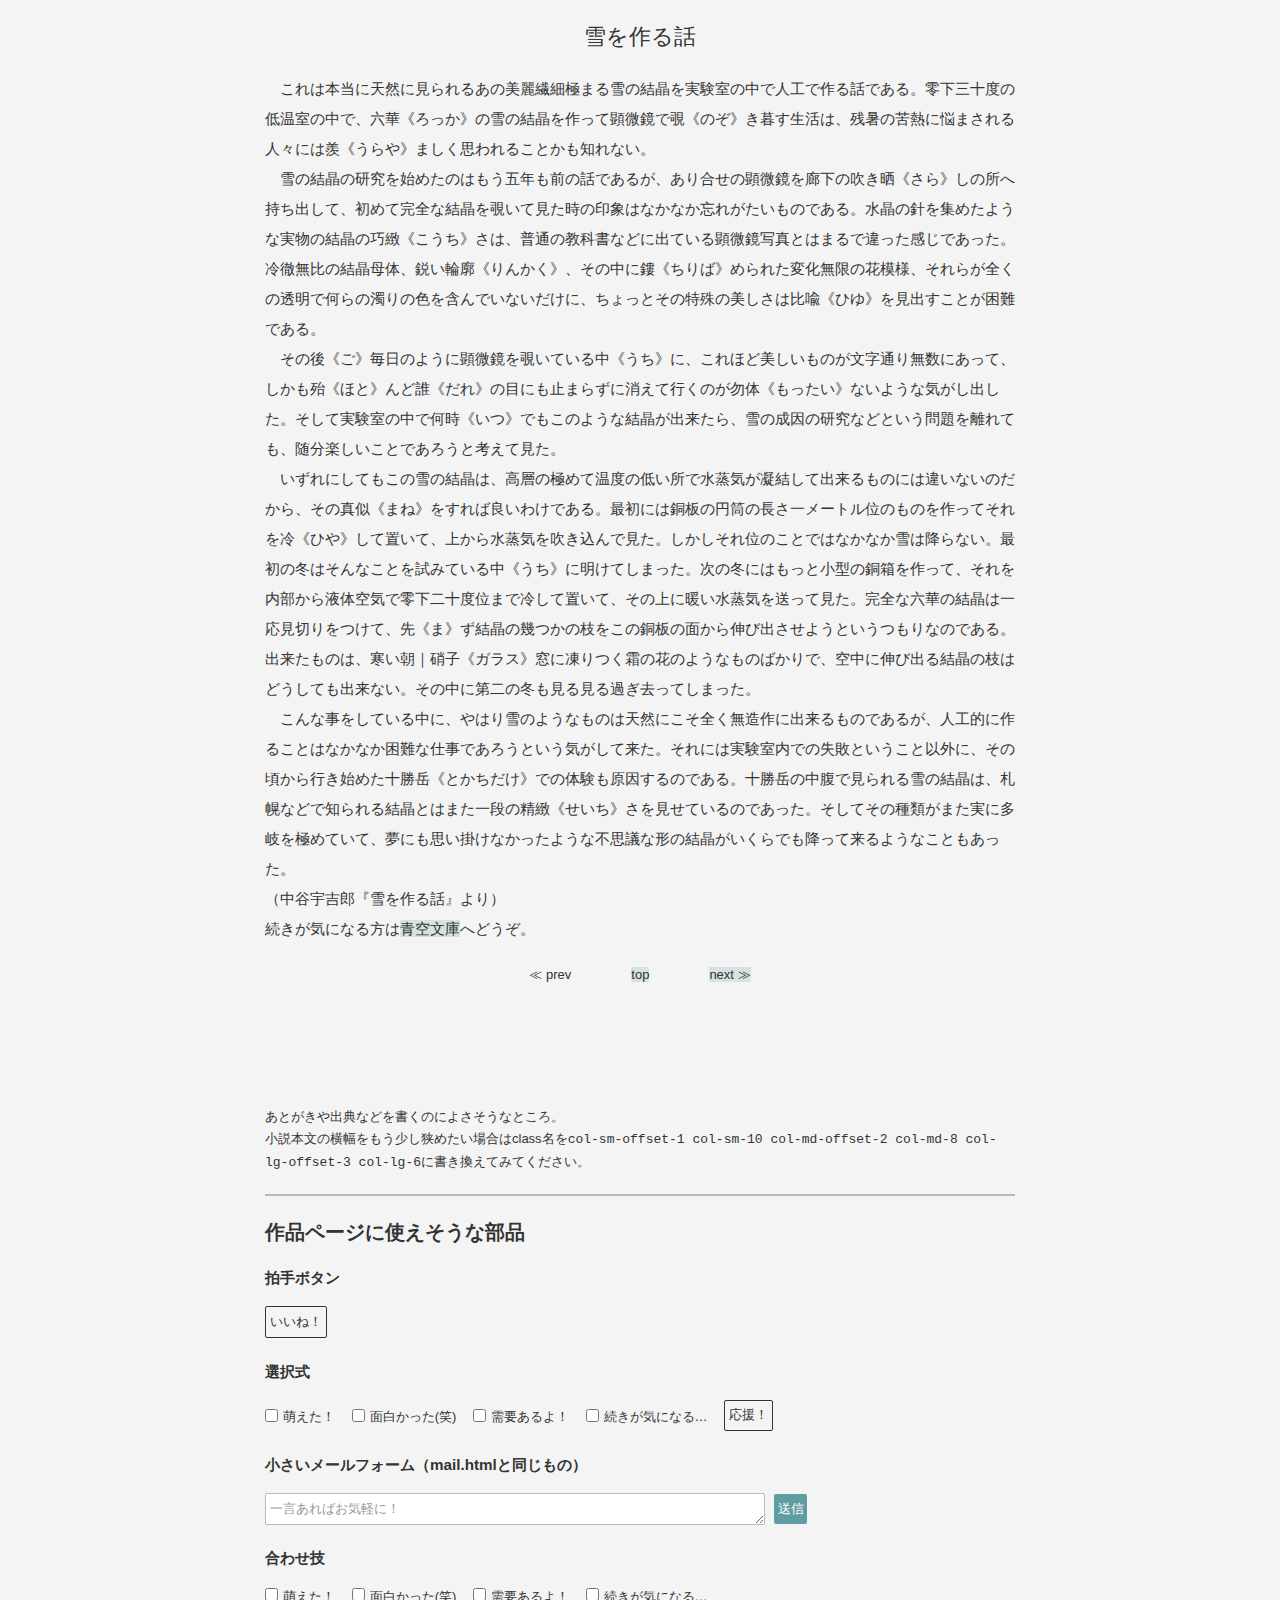
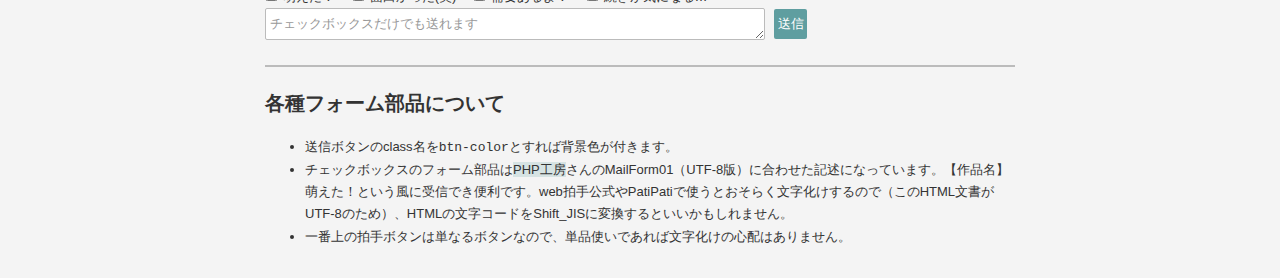
<file: sample-txt.html>
<!DOCTYPE html>
<html lang="ja">
<head>
<meta charset="UTF-8">
<meta name="viewport" content="width=device-width">
<meta name="robots" content="noindex,nofollow,noarchive">
<title>タイトル</title>
<link rel="stylesheet" href="css/bootstrap.css">
<link rel="stylesheet" href="css/style.css">
</head>
<body class="work">
<div class="container">
  <div class="row">
    <div class="col-md-offset-1 col-md-10 col-lg-offset-2 col-lg-8">
      <main>
      <article>
        <h1 class="novel">雪を作る話</h1>
        <p class="novel">
　これは本当に天然に見られるあの美麗繊細極まる雪の結晶を実験室の中で人工で作る話である。零下三十度の低温室の中で、六華《ろっか》の雪の結晶を作って顕微鏡で覗《のぞ》き暮す生活は、残暑の苦熱に悩まされる人々には羨《うらや》ましく思われることかも知れない。<br>
　雪の結晶の研究を始めたのはもう五年も前の話であるが、あり合せの顕微鏡を廊下の吹き晒《さら》しの所へ持ち出して、初めて完全な結晶を覗いて見た時の印象はなかなか忘れがたいものである。水晶の針を集めたような実物の結晶の巧緻《こうち》さは、普通の教科書などに出ている顕微鏡写真とはまるで違った感じであった。冷徹無比の結晶母体、鋭い輪廓《りんかく》、その中に鏤《ちりば》められた変化無限の花模様、それらが全くの透明で何らの濁りの色を含んでいないだけに、ちょっとその特殊の美しさは比喩《ひゆ》を見出すことが困難である。<br>
　その後《ご》毎日のように顕微鏡を覗いている中《うち》に、これほど美しいものが文字通り無数にあって、しかも殆《ほと》んど誰《だれ》の目にも止まらずに消えて行くのが勿体《もったい》ないような気がし出した。そして実験室の中で何時《いつ》でもこのような結晶が出来たら、雪の成因の研究などという問題を離れても、随分楽しいことであろうと考えて見た。<br>
　いずれにしてもこの雪の結晶は、高層の極めて温度の低い所で水蒸気が凝結して出来るものには違いないのだから、その真似《まね》をすれば良いわけである。最初には銅板の円筒の長さ一メートル位のものを作ってそれを冷《ひや》して置いて、上から水蒸気を吹き込んで見た。しかしそれ位のことではなかなか雪は降らない。最初の冬はそんなことを試みている中《うち》に明けてしまった。次の冬にはもっと小型の銅箱を作って、それを内部から液体空気で零下二十度位まで冷して置いて、その上に暖い水蒸気を送って見た。完全な六華の結晶は一応見切りをつけて、先《ま》ず結晶の幾つかの枝をこの銅板の面から伸び出させようというつもりなのである。出来たものは、寒い朝｜硝子《ガラス》窓に凍りつく霜の花のようなものばかりで、空中に伸び出る結晶の枝はどうしても出来ない。その中に第二の冬も見る見る過ぎ去ってしまった。<br>
　こんな事をしている中に、やはり雪のようなものは天然にこそ全く無造作に出来るものであるが、人工的に作ることはなかなか困難な仕事であろうという気がして来た。それには実験室内での失敗ということ以外に、その頃から行き始めた十勝岳《とかちだけ》での体験も原因するのである。十勝岳の中腹で見られる雪の結晶は、札幌などで知られる結晶とはまた一段の精緻《せいち》さを見せているのであった。そしてその種類がまた実に多岐を極めていて、夢にも思い掛けなかったような不思議な形の結晶がいくらでも降って来るようなこともあった。<br>
（中谷宇吉郎『雪を作る話』より）<br>
続きが気になる方は<a href="http://www.aozora.gr.jp/">青空文庫</a>へどうぞ。
        </p>
      </article>
      </main>
    <footer>
    <nav>
    <ul class="local-nav">
      <li>&#8810;  prev</li><li><a href="index.html">top</a></li><li><a href="sample-txt.html">next &#8811;</a></li>
    </ul>
    </nav>
    <aside>
    <p class="afterword">あとがきや出典などを書くのによさそうなところ。<br>小説本文の横幅をもう少し狭めたい場合はclass名を<code>col-sm-offset-1 col-sm-10 col-md-offset-2 col-md-8 col-lg-offset-3 col-lg-6</code>に書き換えてみてください。</p>
    <hr>
    <h2>作品ページに使えそうな部品</h2>
    <h3>拍手ボタン</h3>
    <form action="#" method="post">
      <input type="submit" value="いいね！" class="btn">
    </form>
    <h3>選択式</h3>
    <form action="#" method="post" class="kansou">
      <label><input type="checkbox" name="作品名[]" value="萌えた！">萌えた！</label>
      <label><input type="checkbox" name="作品名[]" value="面白かった(笑)">面白かった(笑)</label>
      <label><input type="checkbox" name="作品名[]" value="需要あるよ！">需要あるよ！</label>
      <label><input type="checkbox" name="作品名[]" value="続きが気になる…">続きが気になる…</label>
      <input type="submit" value="応援！" class="btn-inline">
    </form>
    <h3>小さいメールフォーム（mail.htmlと同じもの）</h3>
    <form action="#" method="post">
      <textarea cols="40" rows="1" placeholder="一言あればお気軽に！" class="comment"></textarea>
      <input type="submit" value="送信" class="btn-color">
    </form>
    <h3>合わせ技</h3>
    <form action="#" method="post" class="kansou">
      <label><input type="checkbox" name="作品名[]" value="萌えた！">萌えた！</label>
      <label><input type="checkbox" name="作品名[]" value="面白かった(笑)">面白かった(笑)</label>
      <label><input type="checkbox" name="作品名[]" value="需要あるよ！">需要あるよ！</label>
      <label><input type="checkbox" name="作品名[]" value="続きが気になる…">続きが気になる…</label><br>
      <textarea cols="40" rows="1" placeholder="チェックボックスだけでも送れます" class="comment"></textarea>
      <input type="submit" value="送信" class="btn-color">
    </form>
    <hr>
    <h2>各種フォーム部品について</h2>
    <ul>
      <li>送信ボタンのclass名を<code>btn-color</code>とすれば背景色が付きます。</li>
      <li>チェックボックスのフォーム部品は<a href="https://www.php-factory.net/">PHP工房</a>さんのMailForm01（UTF-8版）に合わせた記述になっています。【作品名】萌えた！という風に受信でき便利です。web拍手公式やPatiPatiで使うとおそらく文字化けするので（このHTML文書がUTF-8のため）、HTMLの文字コードをShift_JISに変換するといいかもしれません。</li>
      <li>一番上の拍手ボタンは単なるボタンなので、単品使いであれば文字化けの心配はありません。</li>
    </ul>
    </aside>
    </footer>
    </div>
  </div><!-- /.row -->
</div><!-- /.container -->
</body>
</html>
</file>
<file: css/style.css>
@charset "UTF-8";
@import 'https://fonts.googleapis.com/css?family=Skranji';
/*!
 * Template: 28-Hexagon v1.0.0 (https://klee.mypace.net/)
 * Copyright 2017 klee
 * Licensed under MIT (https://opensource.org/licenses/mit-license.php)
 */
/* ============================================================
   適用デバイス：すべて（xs,sm,md,lg）
   ============================================================ */
/* 適用対象：要素全体
   ============================================================ */
/* リセットCSS */
h1{font-weight: normal;}
nav ul{list-style:none;padding:0;}
nav ul, dt, dd{margin: 0;}
ins{text-decoration: none;}

/* bodyなど */
body{line-height:1.7;background: cadetblue;color: #333;margin: 0 0 20px;}

/* フォーム関連 */
input, select, textarea{vertical-align:middle;}
::-webkit-input-placeholder{color: #999;}
:-ms-input-placeholder{color: #999;}
::-moz-placeholder{color: #999;}
label{cursor: pointer;}

input, textarea{padding: 0.3em;border-radius: 2px;margin: 0 5px 5px 0;}
input[type="text"], textarea{border: 1px solid #bbb;}
input[type="submit"]{cursor: pointer;}

/* リンク */
a{text-decoration: none;color: #333;background: rgba(95,158,160,0.2);}
a:hover{background: rgba(95,158,160,0.4);}

/* 水平線 */
hr{border-top: 2px solid #bbb;}
/* 重要性 */
strong{}
/* 追加要素 */
ins{position: relative;}
ins::after{content: "new!";font-family: 'Skranji', cursive; color: #000; margin-left: 15px;}

/* 適用対象：クラス名を付けた要素
   ============================================================ */
/* 見出し */
.site-title{margin: 0;display: inline-block;}
.site-title a{font-size: 2.8rem;font-family: 'Skranji', cursive;}
.site main h2{color: #000;text-align: center;font-family: 'Skranji', cursive;font-size: 1.9rem;}
.site main h2::before, .site main h2::after{content: "-"; margin: 0 10px;}
.site main h3{color: cadetblue;font-size: 1.4rem;margin: 5px auto;}
.site main h3::before{content: "◆ ";}

/* ヘッダー */
.header{border-radius:0 0 20px 20px;background: #000 url(../img/header.png) 95% 50% no-repeat;background-size: 50px 44px;padding: 10px 0 10px 40px;margin-bottom: 20px; text-align: left;color: #fff}
.header a{background-color: transparent;color: #fff;}
/* 更新履歴 */
.lastup{display: block;}

/* ナビゲーションメニュー */
.gnav{margin-top: 10px;}
.gnav li {display: inline;padding-right: 10px;}
.gnav li a{font-family: 'Skranji', cursive;font-size: 1.8rem;padding-top: 3px;}
.gnav li a:hover{border-top: 2px solid;}

/* 展示リスト */
.list, .list-ss{list-style: none;padding: 0;}
.list li{color: #666;}
.list li a{margin-right: 15px;}
.list-caption dd{padding-left: 10px;}
.list-slash dt {float: left;width: 8em;height:auto;}
.list-slash dd {margin: 0 0 5px 8em;padding-left: 1em;}
.list-ss li{display: inline;border-right: 1px solid #bbb;padding-right: 7px;margin-right: 7px;}
.list-ss li:last-child{border: none;}

/* フォーム */
.bottom{vertical-align: bottom;}
.comment{width: 80%;max-width: 500px;}
.btn, .btn-inline{background: transparent;border: 1px solid;}
.btn-color{background: cadetblue;border: 1px solid #c3ebfa;color: #fff;border: none;}
.btn-color:hover{opacity: 0.8;}
.btn-inline{display: block;}
.hensin{margin: 5px 0;list-style:none;padding:0;}
.hensin li{display: inline;margin-right: 1.5em;}
.kansou label{padding-right: 1em;}

/* リンクページ */
.link-bn{margin: 10px 0;}
.link-bn dd{margin-left: 10px;padding: 5px 10px;border-left: 1px solid #bbb;}
.link-text{list-style: circle;}
.link-text a{margin-right: 1em;}
.link-inline {padding-left: 0;}
.link-inline li{display: inline;margin-right: 10px;}

/* 折り畳みボックス */
.acMenu dt{cursor:pointer;border-bottom: 2px solid cadetblue;display: inline-block;}
.acMenu dd{display:none;margin-top: 10px;padding: 10px; background: rgba(95,158,160,0.2);}

/* indexの白い部分 */
.inner{background: #fff; margin: 0 auto 60px;padding: 20px}
.inner:last-child{margin-bottom: 20px;}

/*ボタン装飾*/
.btn-success {
   color: #000;
   background-color: #BEFCFD;
   border-color: khaki;
   font-size: 2rem;
}
/*文字白色*/
.font_white{
   color: white;
}
/* 展示ページの背景色 */
.work{background: #f4f4f4;}
/* 小説ページ */
h1.novel{font-family:YuMincho, '游明朝', serif;text-align: center;font-size: 2.2rem;}
.novel{font-size: 1.5rem;line-height: 2;}
.afterword{margin-top: 120px;}
/* 画像展示ページ */
.img {text-align: center;}
.img img{max-width: 100%;height: auto;margin: 60px auto;}
/* ページ下部のメニュー */
.local-nav {text-align: center;margin: 20px auto 0;padding: 0;}
.local-nav li{display: inline;padding: 0 30px;}

/* 装飾ボックス */
.box{background: rgba(95,158,160,0.2);border-left: 2px solid; padding: 10px;}
/* 著作権表示 */
.copy, .copy a{text-align: center;}

/* ============================================================
   適用デバイス：タブレット(sm)・デスクトップ(md)・大画面デスクトップ(lg)
   ============================================================ */
@media all and (min-width: 768px) {
.link-bn dt{float: left;}
.link-bn dd{margin-left: 210px;padding: 0 0 0 10px;}
.btn-inline{display: inline;}
.lastup{margin-left: 30px;display: inline;}
}
</file>
